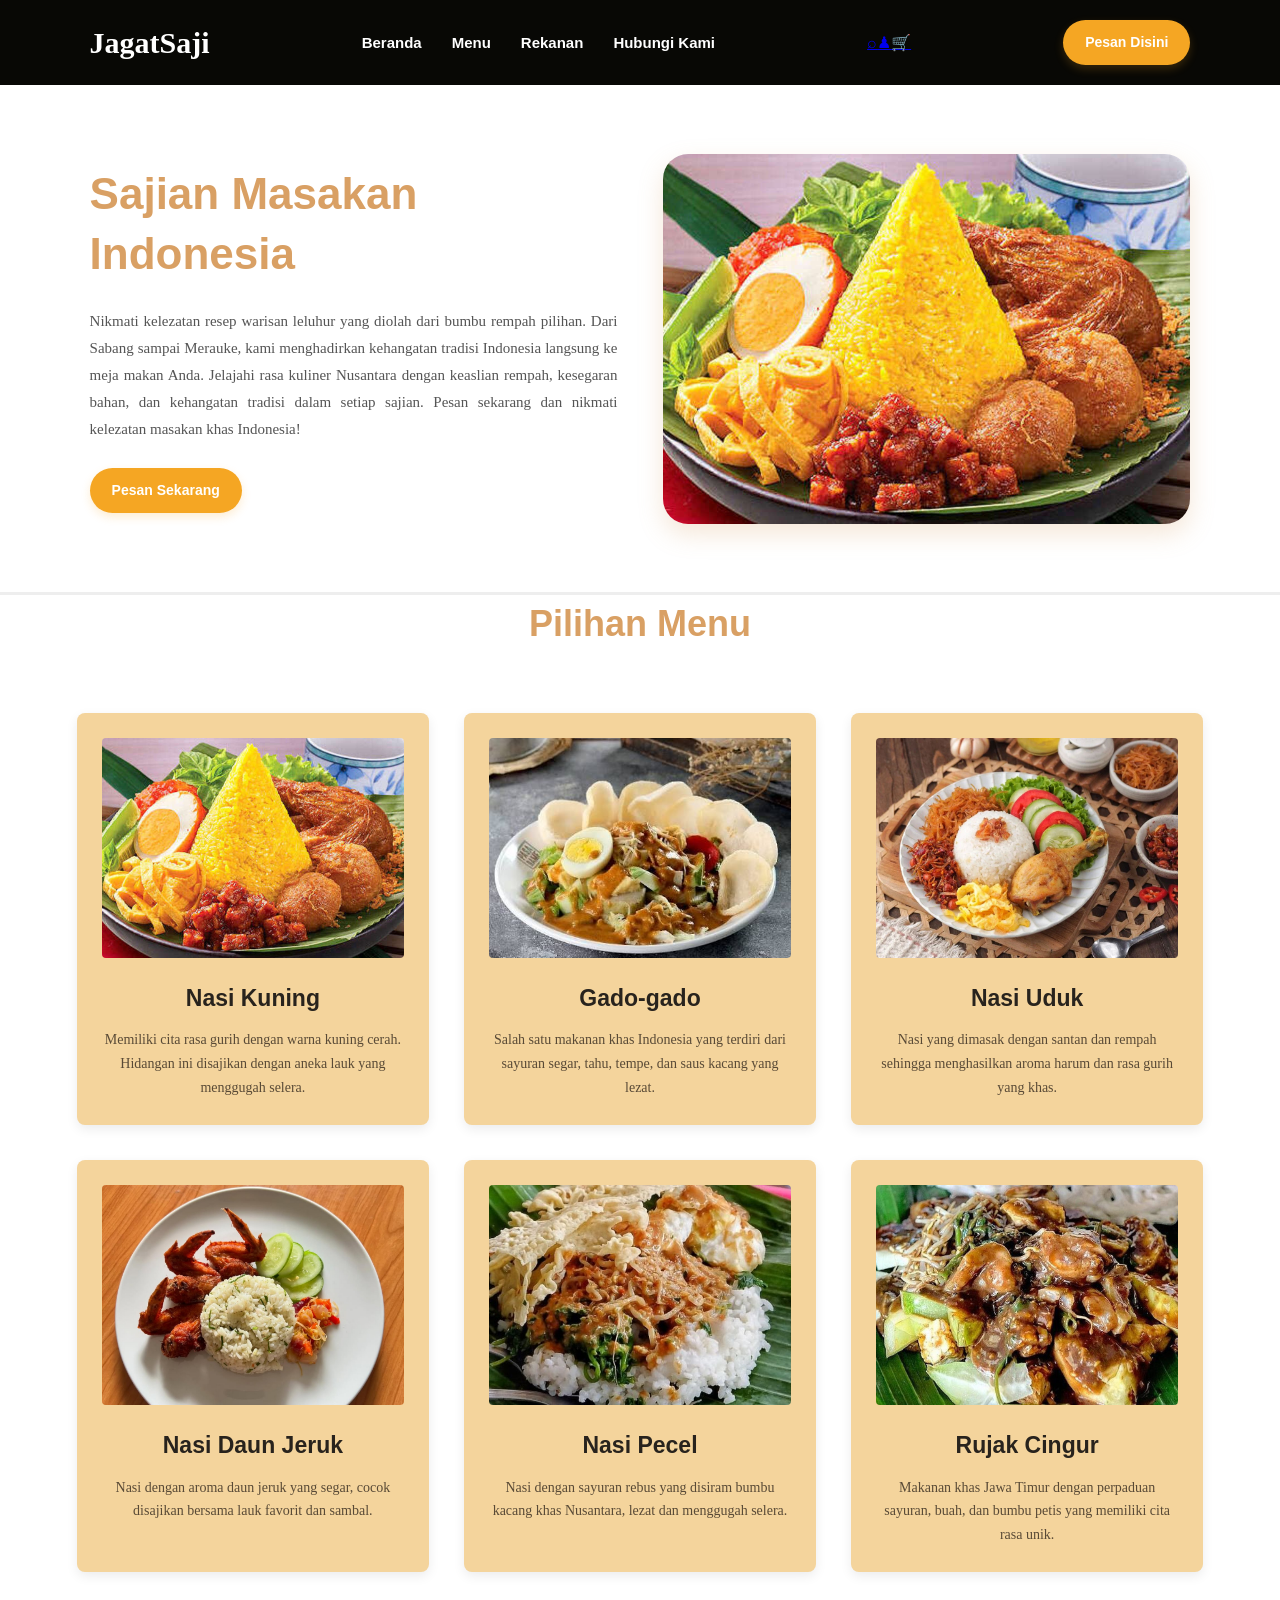
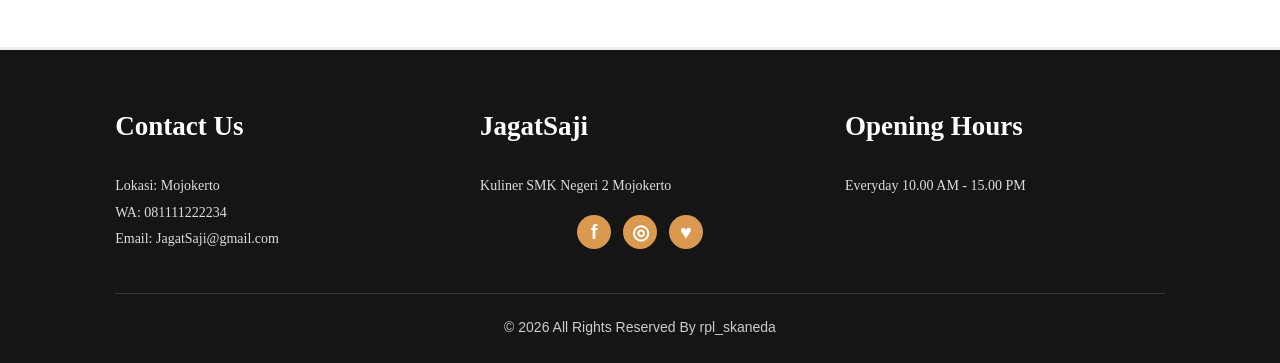
<file: index.html>
<!DOCTYPE html>
<html lang="id">
<head>
    <meta charset="UTF-8">
    <meta name="viewport" content="width=device-width, initial-scale=1.0">
    <title>JagatSaji - Katalog Menu</title>
    <link rel="stylesheet" href="File_style.css">
</head>
<body>

    <!-- Navbar -->
    <header class="navbar">
        <a href="#beranda" class="logo">JagatSaji</a>

        <nav>
            <a href="#beranda">Beranda</a>
            <a href="#menu">Menu</a>
            <a href="#tentang">Rekanan</a>
            <a href="#kontak">Hubungi Kami</a>
        </nav>

        <div class="nav-icons">
            <a href="#menu" title="Cari menu">⌕</a>
            <a href="#kontak" title="Profil">♟</a>
            <a href="#menu" title="Keranjang">🛒</a>
        </div>

        <a href="#menu" class="btn">Pesan Disini</a>
    </header>

    <!-- Bagian Beranda -->
    <section class="hero" id="beranda">
        <div class="hero-text">
            <h1>Sajian Masakan<br>Indonesia</h1>

            <p>
                Nikmati kelezatan resep warisan leluhur yang diolah
                dari bumbu rempah pilihan. Dari Sabang sampai Merauke,
                kami menghadirkan kehangatan tradisi Indonesia langsung
                ke meja makan Anda. Jelajahi rasa kuliner Nusantara
                dengan keaslian rempah, kesegaran bahan, dan kehangatan
                tradisi dalam setiap sajian. Pesan sekarang dan nikmati
                kelezatan masakan khas Indonesia!
            </p>

            <a href="#menu" class="btn">Pesan Sekarang</a>
        </div>

        <div class="hero-image">
            <img
                src="File_nasikuning.jpg"
                alt="Hidangan makanan Indonesia">
        </div>
    </section>

    <!-- Bagian Menu -->
    <section class="menu-section" id="menu">
        <h2>Pilihan Menu</h2>

        <div class="menu-container">

            <!-- Menu 1 -->
            <article class="menu-card">
                <img
                    src="File_nasikuning.jpg"
                    alt="Nasi Kuning">

                <div class="menu-info">
                    <h3>Nasi Kuning</h3>
                    <p>
                        Memiliki cita rasa gurih dengan warna kuning
                        cerah. Hidangan ini disajikan dengan aneka
                        lauk yang menggugah selera.
                    </p>
                </div>
            </article>

            <!-- Menu 2 -->
            <article class="menu-card">
                <img
                    src="File_gadogado.jpg"
                    alt="Gado-gado">

                <div class="menu-info">
                    <h3>Gado-gado</h3>
                    <p>
                        Salah satu makanan khas Indonesia yang terdiri
                        dari sayuran segar, tahu, tempe, dan saus
                        kacang yang lezat.
                    </p>
                </div>
            </article>

            <!-- Menu 3 -->
            <article class="menu-card">
                <img
                    src="File_nasiuduk.jpg"
                    alt="Nasi Uduk">

                <div class="menu-info">
                    <h3>Nasi Uduk</h3>
                    <p>
                        Nasi yang dimasak dengan santan dan rempah
                        sehingga menghasilkan aroma harum dan rasa
                        gurih yang khas.
                    </p>
                </div>
            </article>

            <!-- Menu 4 -->
            <article class="menu-card">
                <img
                    src="File_nasidaunjeruk.jpg"
                    alt="Nasi Daun Jeruk">

                <div class="menu-info">
                    <h3>Nasi Daun Jeruk</h3>
                    <p>
                        Nasi dengan aroma daun jeruk yang segar,
                        cocok disajikan bersama lauk favorit
                        dan sambal.
                    </p>
                </div>
            </article>

            <!-- Menu 5 -->
            <article class="menu-card">
                <img
                    src="File_nasipecel.jpg"
                    alt="Nasi Pecel">

                <div class="menu-info">
                    <h3>Nasi Pecel</h3>
                    <p>
                        Nasi dengan sayuran rebus yang disiram
                        bumbu kacang khas Nusantara, lezat dan
                        menggugah selera.
                    </p>
                </div>
            </article>

            <!-- Menu 6 -->
            <article class="menu-card">
                <img
                    src="File_rujakcingur.jpg"
                    alt="Rujak Cingur">

                <div class="menu-info">
                    <h3>Rujak Cingur</h3>
                    <p>
                        Makanan khas Jawa Timur dengan perpaduan
                        sayuran, buah, dan bumbu petis yang
                        memiliki cita rasa unik.
                    </p>
                </div>
            </article>

        </div>
    </section>

    <!-- Footer -->
    <footer class="footer" id="kontak">

        <div class="footer-column">
            <h3>Contact Us</h3>
            <p>
                Lokasi: Mojokerto<br>
                WA: 081111222234<br>
                Email: JagatSaji@gmail.com
            </p>
        </div>

        <div class="footer-column" id="tentang">
            <h3>JagatSaji</h3>
            <p>Kuliner SMK Negeri 2 Mojokerto</p>

            <div class="social-links">
                <a href="https://facebook.com" aria-label="Facebook">f</a>
                <a href="https://instagram.com" aria-label="Instagram">◎</a>
                <a href="https://twitter.com" aria-label="Twitter">♥</a>
            </div>
        </div>

        <div class="footer-column">
            <h3>Opening Hours</h3>
            <p>Everyday 10.00 AM - 15.00 PM</p>
        </div>

        <div class="copyright">
            &copy; 2026 All Rights Reserved By rpl_skaneda
        </div>

    </footer>

</body>
</html>
</file>
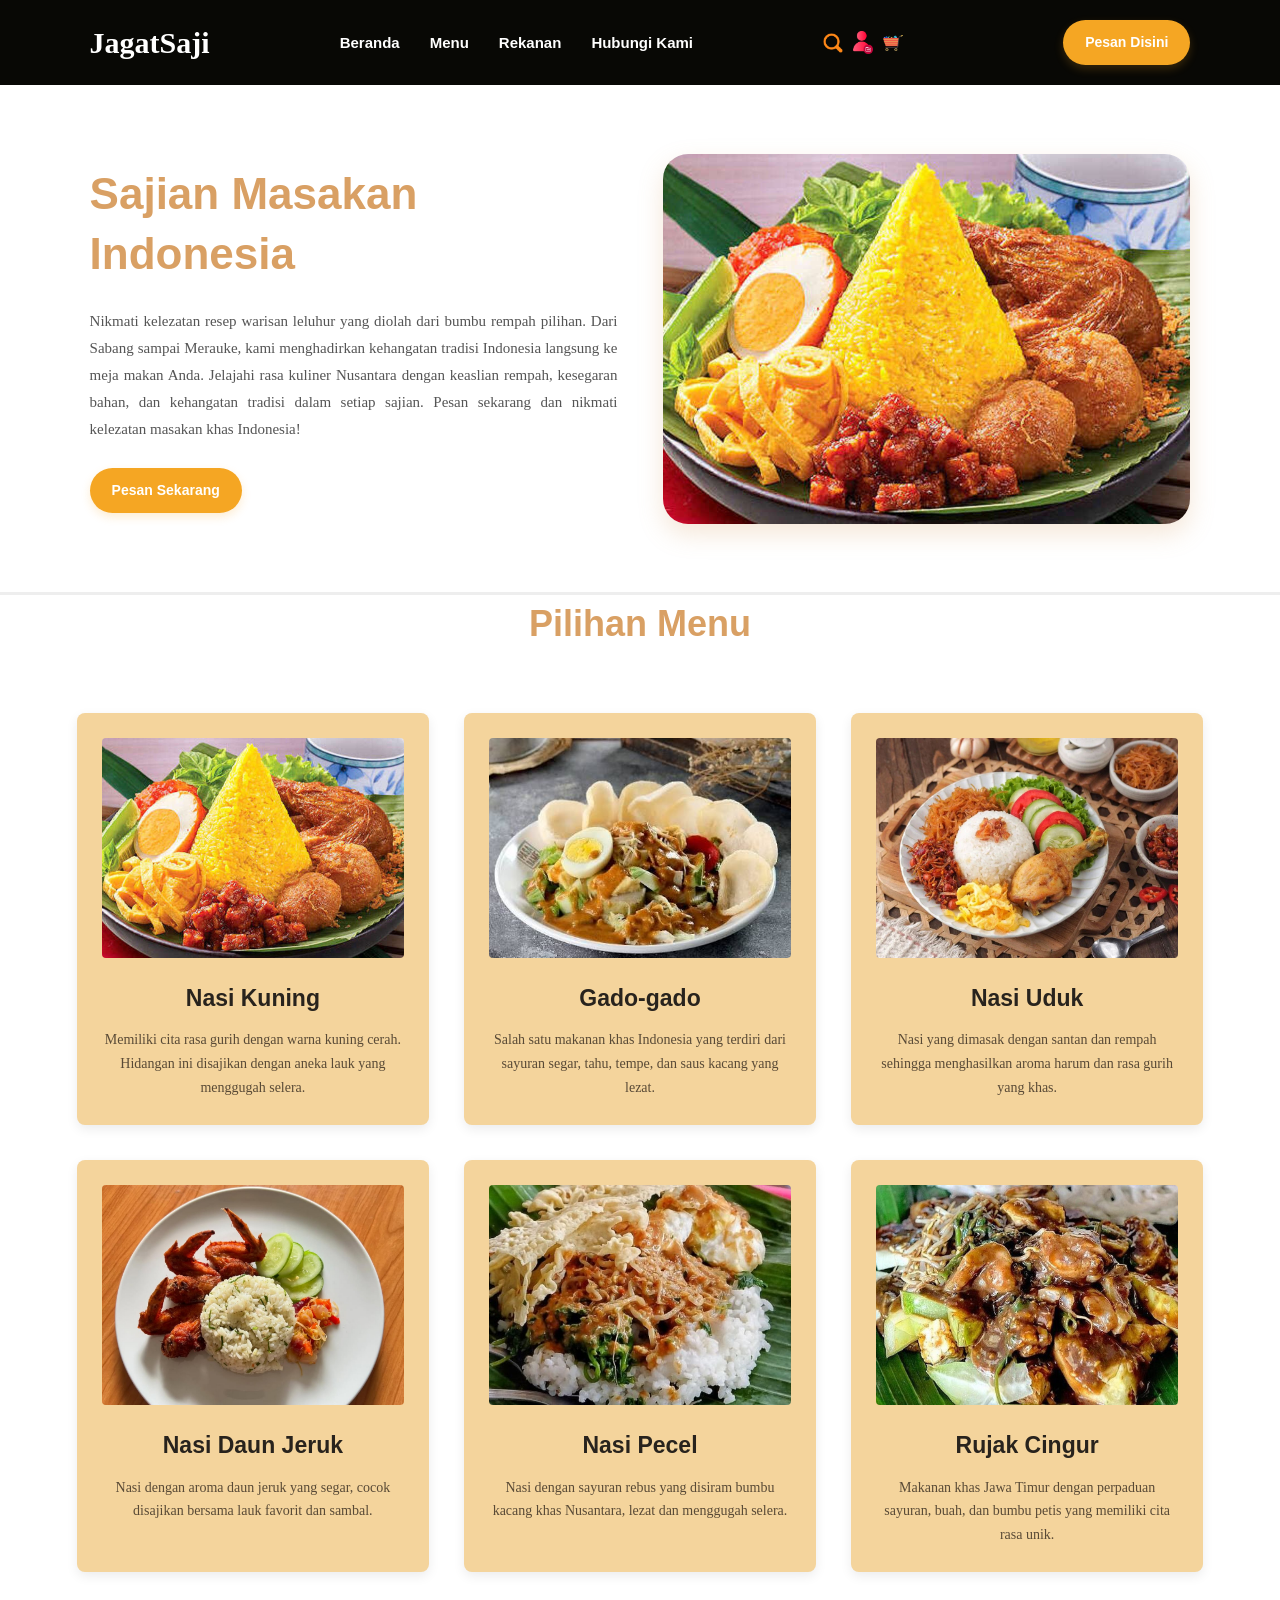
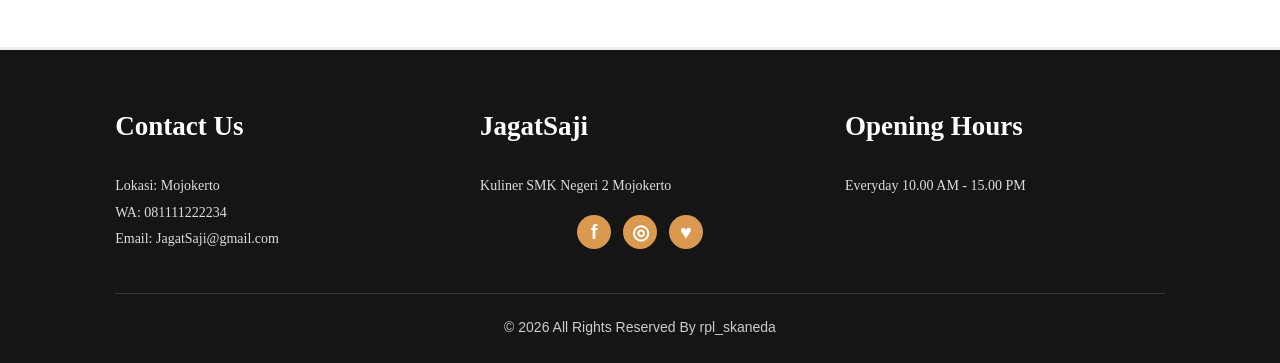
<file: File_index.html>
<!DOCTYPE html>
<html lang="id">
<head>
    <meta charset="UTF-8">
    <meta name="viewport" content="width=device-width, initial-scale=1.0">
    <title>JagatSaji - Katalog Menu</title>
    <link rel="stylesheet" href="File_style.css">
</head>
<body>

    <!-- Navbar -->
    <header class="navbar">
        <a href="#beranda" class="logo">JagatSaji</a>

        <nav>
            <a href="#beranda">Beranda</a>
            <a href="#menu">Menu</a>
            <a href="#tentang">Rekanan</a>
            <a href="#kontak">Hubungi Kami</a>
        </nav>

        <div class="nav-icons">
            <img src="File_scc.png" style="width: 20px; height: auto; margin-right: 10px;">
            <img src="File_akun.png" style="width: 20px; height: auto; margin-right: 10px;">
            <img src="File_buy.png" style="width: 20px; height: auto; margin-right: 30px;">
        </div>

        <a href="#menu" class="btn">Pesan Disini</a>
    </header>

    <!-- Bagian Beranda -->
    <section class="hero" id="beranda">
        <div class="hero-text">
            <h1>Sajian Masakan<br>Indonesia</h1>

            <p>
                Nikmati kelezatan resep warisan leluhur yang diolah
                dari bumbu rempah pilihan. Dari Sabang sampai Merauke,
                kami menghadirkan kehangatan tradisi Indonesia langsung
                ke meja makan Anda. Jelajahi rasa kuliner Nusantara
                dengan keaslian rempah, kesegaran bahan, dan kehangatan
                tradisi dalam setiap sajian. Pesan sekarang dan nikmati
                kelezatan masakan khas Indonesia!
            </p>

            <a href="#menu" class="btn">Pesan Sekarang</a>
        </div>

        <div class="hero-image">
            <img
                src="File_nasikuning.jpg"
                alt="Hidangan makanan Indonesia">
        </div>
    </section>

    <!-- Bagian Menu -->
    <section class="menu-section" id="menu">
        <h2>Pilihan Menu</h2>

        <div class="menu-container">

            <!-- Menu 1 -->
            <article class="menu-card">
                <img
                    src="File_nasikuning.jpg"
                    alt="Nasi Kuning">

                <div class="menu-info">
                    <h3>Nasi Kuning</h3>
                    <p>
                        Memiliki cita rasa gurih dengan warna kuning
                        cerah. Hidangan ini disajikan dengan aneka
                        lauk yang menggugah selera.
                    </p>
                </div>
            </article>

            <!-- Menu 2 -->
            <article class="menu-card">
                <img
                    src="File_gadogado.jpg"
                    alt="Gado-gado">

                <div class="menu-info">
                    <h3>Gado-gado</h3>
                    <p>
                        Salah satu makanan khas Indonesia yang terdiri
                        dari sayuran segar, tahu, tempe, dan saus
                        kacang yang lezat.
                    </p>
                </div>
            </article>

            <!-- Menu 3 -->
            <article class="menu-card">
                <img
                    src="File_nasiuduk.jpg"
                    alt="Nasi Uduk">

                <div class="menu-info">
                    <h3>Nasi Uduk</h3>
                    <p>
                        Nasi yang dimasak dengan santan dan rempah
                        sehingga menghasilkan aroma harum dan rasa
                        gurih yang khas.
                    </p>
                </div>
            </article>

            <!-- Menu 4 -->
            <article class="menu-card">
                <img
                    src="File_nasidaunjeruk.jpg"
                    alt="Nasi Daun Jeruk">

                <div class="menu-info">
                    <h3>Nasi Daun Jeruk</h3>
                    <p>
                        Nasi dengan aroma daun jeruk yang segar,
                        cocok disajikan bersama lauk favorit
                        dan sambal.
                    </p>
                </div>
            </article>

            <!-- Menu 5 -->
            <article class="menu-card">
                <img
                    src="File_nasipecel.jpg"
                    alt="Nasi Pecel">

                <div class="menu-info">
                    <h3>Nasi Pecel</h3>
                    <p>
                        Nasi dengan sayuran rebus yang disiram
                        bumbu kacang khas Nusantara, lezat dan
                        menggugah selera.
                    </p>
                </div>
            </article>

            <!-- Menu 6 -->
            <article class="menu-card">
                <img
                    src="File_rujakcingur.jpg"
                    alt="Rujak Cingur">

                <div class="menu-info">
                    <h3>Rujak Cingur</h3>
                    <p>
                        Makanan khas Jawa Timur dengan perpaduan
                        sayuran, buah, dan bumbu petis yang
                        memiliki cita rasa unik.
                    </p>
                </div>
            </article>

        </div>
    </section>

    <!-- Footer -->
    <footer class="footer" id="kontak">

        <div class="footer-column">
            <h3>Contact Us</h3>
            <p>
                Lokasi: Mojokerto<br>
                WA: 081111222234<br>
                Email: JagatSaji@gmail.com
            </p>
        </div>

        <div class="footer-column" id="tentang">
            <h3>JagatSaji</h3>
            <p>Kuliner SMK Negeri 2 Mojokerto</p>

            <div class="social-links">
                <a href="https://facebook.com" aria-label="Facebook">f</a>
                <a href="https://instagram.com" aria-label="Instagram">◎</a>
                <a href="https://twitter.com" aria-label="Twitter">♥</a>
            </div>
        </div>

        <div class="footer-column">
            <h3>Opening Hours</h3>
            <p>Everyday 10.00 AM - 15.00 PM</p>
        </div>

        <div class="copyright">
            &copy; 2026 All Rights Reserved By rpl_skaneda
        </div>

    </footer>

</body>
</html>
</file>
<file: File_style.css>
/*RESET DAN PENGATURAN DASAR*/
* {
    margin: 0;
    padding: 0;
    box-sizing: border-box;
    scroll-behavior: smooth;
}

body {
    font-family: Arial, Helvetica, sans-serif;
    background-color: #ffffff;
    color: #222222;
    line-height: 1.6;
}

/*NAVBAR*/
.navbar {
    width: 100%;
    min-height: 85px;
    padding: 15px 7%;
    background-color: #080805;
    display: flex;
    justify-content: space-between;
    align-items: center;
    gap: 20px;
}

/* Logo JagatSaji */
.logo {
    font-family: Georgia, serif;
    font-size: 30px;
    font-weight: bold;
    color: #ffffff;
    text-decoration: none;
    white-space: nowrap;
}

/* Menu navigasi */
.navbar nav {
    display: flex;
    align-items: center;
    gap: 30px;
}

.navbar nav a {
    color: #ffffff;
    text-decoration: none;
    font-size: 15px;
    font-weight: bold;
    transition: 0.3s;
}

.navbar nav a:hover {
    color: #f5a623;
}

/* Ikon pencarian, akun, dan keranjang */
.nav-icons {
    display: flex;
    align-items: center;
    flex-shrink: 0;
}

.nav-icons img {
    width: 20px;
    height: 20px;
    object-fit: contain;
    margin-right: 10px;
    cursor: pointer;
}

.nav-icons img:last-child {
    margin-right: 20px;
}

/* Tombol pesan */
.btn {
    display: inline-block;
    padding: 11px 22px;
    background-color: #f5a623;
    color: #ffffff;
    text-decoration: none;
    border-radius: 30px;
    font-size: 14px;
    font-weight: bold;
    white-space: nowrap;
    box-shadow: 0 4px 10px rgba(245, 166, 35, 0.2);
    transition: 0.3s;
}

.btn:hover {
    background-color: #d88b12;
    transform: translateY(-2px);
}

/*BAGIAN BERANDA / HERO*/
.hero {
    display: flex;
    align-items: center;
    justify-content: space-between;
    gap: 45px;
    padding: 45px 7%;
    min-height: 510px;
    border-bottom: 3px solid #eeeeee;
}

.hero-text {
    flex: 1;
    min-width: 0;
}

.hero-text h1 {
    color: #d9a064;
    font-size: 44px;
    line-height: 1.35;
    margin-bottom: 25px;
}

.hero-text p {
    color: #555555;
    font-family: Georgia, serif;
    font-size: 15px;
    line-height: 1.8;
    text-align: justify;
    margin-bottom: 25px;
}

/* Gambar utama */
.hero-image {
    flex: 1;
    min-width: 0;
}

.hero-image img {
    width: 100%;
    height: 370px;
    display: block;
    object-fit: cover;
    border-radius: 25px;
    box-shadow: 0 10px 25px rgba(217, 160, 100, 0.25);
}

/*BAGIAN PILIHAN MENU*/
.menu-section {
    padding: 0 6% 75px;
    border-bottom: 3px solid #eeeeee;
}

.menu-section h2 {
    text-align: center;
    color: #d9a064;
    font-size: 36px;
    margin: 0 -6% 45px;
    padding: 0 15px 15px;
}

/* Susunan tiga kartu dalam satu baris */
.menu-container {
    display: grid;
    grid-template-columns: repeat(3, minmax(0, 1fr));
    gap: 35px;
}

/* Kartu makanan */
.menu-card {
    background-color: #f4d49c;
    border-radius: 8px;
    padding: 25px;
    overflow: hidden;
    box-shadow: 0 4px 12px rgba(0, 0, 0, 0.08);
    transition: transform 0.3s, box-shadow 0.3s;
}

.menu-card:hover {
    transform: translateY(-6px);
    box-shadow: 0 10px 20px rgba(0, 0, 0, 0.12);
}

/* Gambar setiap makanan */
.menu-card img {
    display: block;
    width: 100%;
    height: 220px;
    object-fit: cover;
    margin-bottom: 22px;
    border-radius: 4px;
}

/* Nama makanan */
.menu-info h3 {
    color: #28231d;
    font-size: 23px;
    text-align: center;
    margin-bottom: 12px;
}

/* Deskripsi makanan */
.menu-info p {
    color: #594a36;
    font-family: Georgia, serif;
    font-size: 14px;
    line-height: 1.7;
    text-align: center;
}

/*FOOTER*/
.footer {
    background-color: #151515;
    color: #ffffff;
    padding: 55px 9% 25px;
    display: grid;
    grid-template-columns: repeat(3, minmax(0, 1fr));
    column-gap: 45px;
    row-gap: 30px;
}

/* Judul footer */
.footer-column h3 {
    font-family: Georgia, serif;
    font-size: 27px;
    margin-bottom: 25px;
    color: #ffffff;
}

/* Informasi footer */
.footer-column p {
    color: #dddddd;
    font-family: Georgia, serif;
    font-size: 14px;
    line-height: 1.9;
    overflow-wrap: anywhere;
}

/* Ikon media sosial */
.social-links {
    display: flex;
    justify-content: center;
    gap: 12px;
    margin-top: 15px;
}

.social-links a {
    display: flex;
    align-items: center;
    justify-content: center;
    width: 34px;
    height: 34px;
    border-radius: 50%;
    background-color: #d99a50;
    color: #ffffff;
    text-decoration: none;
    font-size: 20px;
    font-weight: bold;
    transition: 0.3s;
}

.social-links a:hover {
    background-color: #f5a623;
    transform: scale(1.1);
}

/* Hak cipta */
.copyright {
    grid-column: 1 / -1;
    margin-top: 10px;
    padding-top: 22px;
    border-top: 1px solid #333333;
    color: #cccccc;
    font-size: 14px;
    text-align: center;
}

/*TAMPILAN TABLET*/
@media screen and (max-width: 1000px) {
    .navbar {
        flex-wrap: wrap;
        justify-content: center;
        gap: 18px;
    }

    .navbar nav {
        gap: 20px;
    }

    .hero {
        gap: 25px;
        padding: 40px 5%;
    }

    .hero-text h1 {
        font-size: 36px;
    }

    .hero-image img {
        height: 300px;
    }

    .menu-container {
        gap: 20px;
    }

    .menu-card {
        padding: 15px;
    }

    .menu-card img {
        height: 170px;
    }

    .footer {
        padding-left: 5%;
        padding-right: 5%;
        column-gap: 25px;
    }
}

/*TAMPILAN HP*/
@media screen and (max-width: 600px) {
    .navbar {
        flex-direction: column;
        padding: 20px 15px;
        gap: 18px;
    }

    .logo {
        font-size: 28px;
    }

    .navbar nav {
        justify-content: center;
        flex-wrap: wrap;
        gap: 12px 18px;
    }

    .navbar nav a {
        font-size: 13px;
    }

    .nav-icons {
        display: flex;
    }

    .hero {
        flex-direction: column;
        padding: 35px 20px;
        gap: 25px;
    }

    .hero-text h1 {
        font-size: 34px;
    }

    .hero-text p {
        font-size: 14px;
    }

    .hero-image {
        width: 100%;
    }

    .hero-image img {
        height: 250px;
    }

    .menu-section {
        padding: 0 20px 45px;
    }

    .menu-section h2 {
        font-size: 30px;
        margin: 0 -20px 30px;
        padding-top: 10px;
    }

    .menu-container {
        grid-template-columns: 1fr;
        gap: 25px;
    }

    .menu-card {
        padding: 20px;
    }

    .menu-card img {
        height: 230px;
    }

    .menu-info h3 {
        font-size: 22px;
    }

    .footer {
        grid-template-columns: 1fr;
        text-align: center;
        padding: 40px 25px 20px;
        gap: 30px;
    }

    .footer-column h3 {
        font-size: 24px;
        margin-bottom: 15px;
    }

    .social-links {
        justify-content: center;
    }

    .copyright {
        grid-column: 1;
        font-size: 12px;
    }
}
</file>
